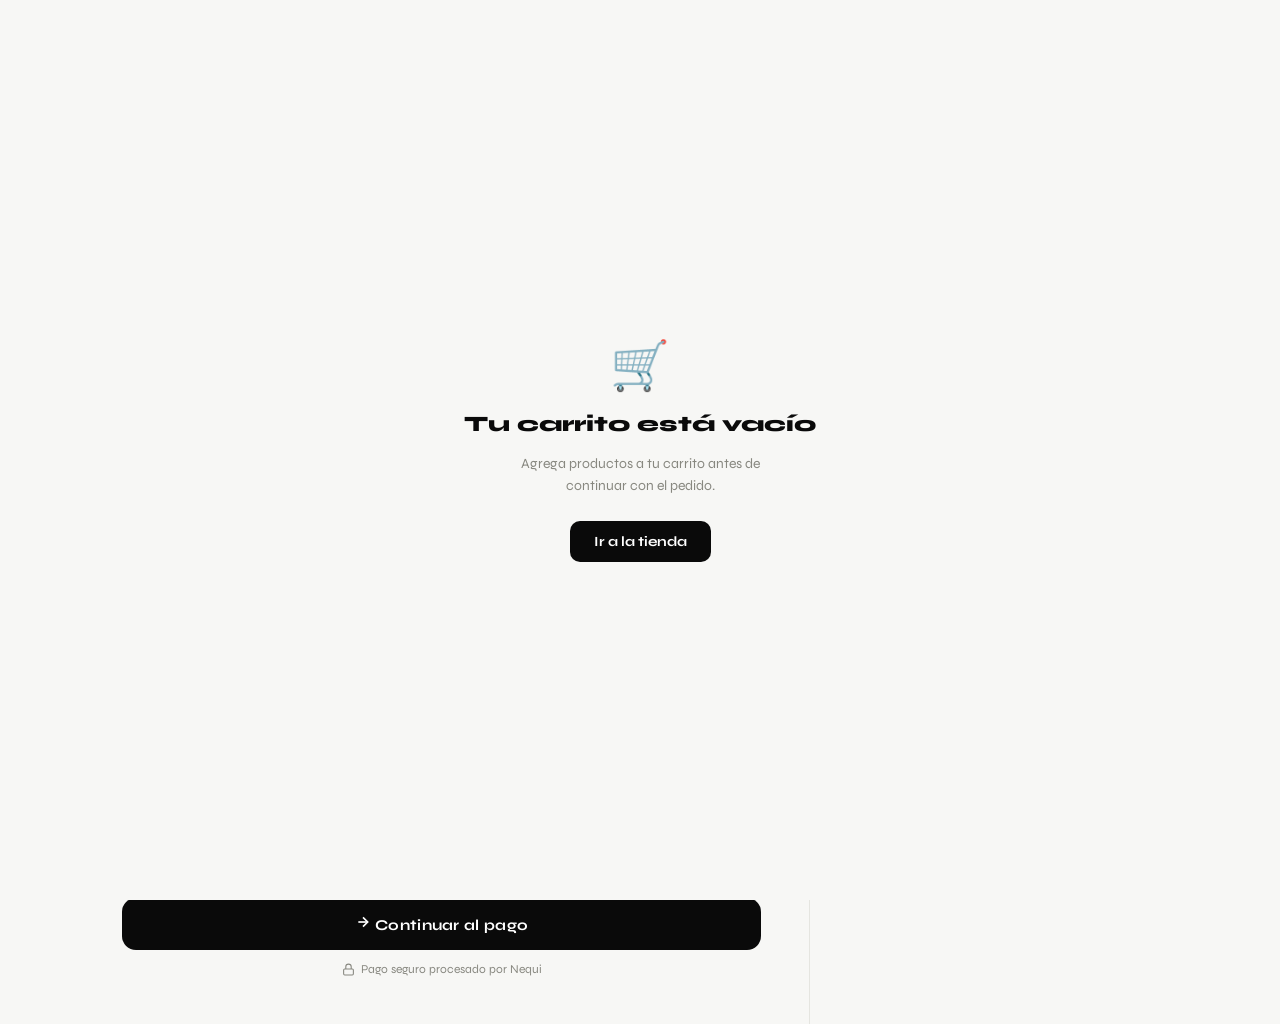
<file: checkout.html>
<!DOCTYPE html>
<html lang="es">
<head>
    <meta charset="UTF-8">
    <meta name="viewport" content="width=device-width, initial-scale=1.0">
    <title>Datos de Entrega </title>
    <link rel="preconnect" href="https://fonts.googleapis.com">
    <link href="https://fonts.googleapis.com/css2?family=Syne:wght@400;600;700;800&family=DM+Mono:wght@400;500&display=swap" rel="stylesheet">
    <style>
        :root {
            --bg: #f7f7f5;
            --surface: #ffffff;
            --border: #e5e5e0;
            --border-focus: #0a0a0a;
            --text: #0a0a0a;
            --muted: #888880;
            --accent: #adff2f;
            --accent-dark: #0a0a0a;
            --error: #dc2626;
            --error-bg: #fef2f2;
            --success: #16a34a;
            --success-bg: #f0fdf4;
            --radius: 14px;
            --radius-sm: 10px;
        }

        * { margin: 0; padding: 0; box-sizing: border-box; }

        body {
            background: var(--bg);
            color: var(--text);
            font-family: 'Syne', sans-serif;
            font-variant-numeric: lining-nums tabular-nums;
            min-height: 100vh;
        }

        /* ── HEADER ── */
        .header {
            background: #0a0a0a;
            padding: 0 2rem;
            height: 58px;
            display: flex;
            align-items: center;
            justify-content: space-between;
            position: sticky;
            top: 0;
            z-index: 100;
        }

        .header-logo {
            font-family: 'DM Mono', monospace;
            font-size: 15px;
            font-weight: 500;
            color: var(--accent);
            letter-spacing: 4px;
            text-decoration: none;
        }

        .header-back {
            display: flex;
            align-items: center;
            gap: 6px;
            color: #666;
            font-size: 13px;
            text-decoration: none;
            transition: color 0.2s;
        }
        .header-back:hover { color: #fff; }
        .header-back svg { width: 14px; height: 14px; }

        /* ── PROGRESS BAR ── */
        .progress-bar {
            height: 3px;
            background: #1a1a1a;
        }
        .progress-fill {
            height: 100%;
            width: 50%;
            background: var(--accent);
            transition: width 0.5s ease;
        }

        /* ── LAYOUT ── */
        .layout {
            display: grid;
            grid-template-columns: 1fr 380px;
            gap: 0;
            max-width: 1100px;
            margin: 0 auto;
            min-height: calc(100vh - 61px);
        }

        /* ── FORM SIDE ── */
        .form-side {
            padding: 3rem 3rem 3rem 2rem;
            border-right: 1px solid var(--border);
        }

        .form-title {
            font-size: 28px;
            font-weight: 800;
            margin-bottom: 4px;
            letter-spacing: -0.5px;
        }

        .form-subtitle {
            color: var(--muted);
            font-size: 14px;
            margin-bottom: 2.5rem;
        }

        /* Steps */
        .steps {
            display: flex;
            gap: 0;
            margin-bottom: 2.5rem;
            border-bottom: 1px solid var(--border);
            padding-bottom: 1.5rem;
        }

        .step {
            display: flex;
            align-items: center;
            gap: 8px;
            font-size: 12px;
            color: var(--muted);
            font-weight: 600;
            letter-spacing: 1px;
        }

        .step.active { color: var(--text); }

        .step-num {
            width: 22px;
            height: 22px;
            border-radius: 50%;
            background: var(--border);
            color: var(--muted);
            display: flex;
            align-items: center;
            justify-content: center;
            font-size: 11px;
            font-weight: 700;
            flex-shrink: 0;
        }

        .step.active .step-num {
            background: #0a0a0a;
            color: #fff;
        }

        .step.done .step-num {
            background: var(--accent);
            color: #000;
        }

        .step-sep {
            flex: 1;
            height: 1px;
            background: var(--border);
            margin: 0 12px;
        }

        /* Form sections */
        .form-section {
            margin-bottom: 2rem;
        }

        .section-label {
            font-size: 10px;
            letter-spacing: 2.5px;
            color: var(--muted);
            font-weight: 600;
            margin-bottom: 1rem;
            text-transform: uppercase;
        }

        .field-grid {
            display: grid;
            grid-template-columns: 1fr 1fr;
            gap: 14px;
        }

        .field-grid.single { grid-template-columns: 1fr; }

        .field {
            display: flex;
            flex-direction: column;
            gap: 6px;
        }

        .field.full { grid-column: 1 / -1; }

        label {
            font-size: 12px;
            font-weight: 600;
            color: #444;
            letter-spacing: 0.3px;
        }

        .input-wrap {
            position: relative;
        }

        .input-icon {
            position: absolute;
            left: 14px;
            top: 50%;
            transform: translateY(-50%);
            color: #bbb;
            pointer-events: none;
            display: flex;
            align-items: center;
        }

        .input-icon svg { width: 15px; height: 15px; }

        input, select, textarea {
            width: 100%;
            padding: 13px 14px 13px 40px;
            background: var(--surface);
            border: 1.5px solid var(--border);
            border-radius: var(--radius-sm);
            color: var(--text);
            font-family: 'Syne', sans-serif;
            font-variant-numeric: lining-nums tabular-nums;
            font-size: 14px;
            outline: none;
            transition: border-color 0.2s, box-shadow 0.2s;
            appearance: none;
        }

        input.no-icon, select.no-icon, textarea.no-icon {
            padding-left: 14px;
        }

        input:focus, select:focus, textarea:focus {
            border-color: var(--border-focus);
            box-shadow: 0 0 0 3px rgba(0,0,0,0.06);
        }

        input.error, select.error, textarea.error {
            border-color: var(--error);
            box-shadow: 0 0 0 3px rgba(220,38,38,0.08);
        }

        input.valid, select.valid, textarea.valid {
            border-color: var(--success);
        }

        textarea {
            resize: vertical;
            min-height: 80px;
            padding-top: 12px;
        }

        select {
            background-image: url("data:image/svg+xml,%3Csvg xmlns='http://www.w3.org/2000/svg' width='12' height='12' viewBox='0 0 24 24' fill='none' stroke='%23888' stroke-width='2'%3E%3Cpolyline points='6 9 12 15 18 9'/%3E%3C/svg%3E");
            background-repeat: no-repeat;
            background-position: right 14px center;
            padding-right: 36px;
        }

        .field-error {
            font-size: 11px;
            color: var(--error);
            display: none;
            margin-top: 2px;
        }

        .field-error.show { display: block; }

        .field-hint {
            font-size: 11px;
            color: var(--muted);
            margin-top: 2px;
        }

        /* Phone prefix */
        .phone-wrap {
            display: flex;
            gap: 8px;
        }

        .phone-prefix {
            width: 80px;
            flex-shrink: 0;
            padding-left: 10px;
            padding-right: 10px;
            text-align: center;
            background: #f0f0ee;
            color: var(--muted);
            font-size: 13px;
            cursor: default;
        }

        .phone-input { flex: 1; }

        /* Doc type selector */
        .doc-wrap {
            display: flex;
            gap: 8px;
        }

        .doc-type {
            width: 90px;
            flex-shrink: 0;
            padding-left: 10px;
            padding-right: 28px;
            font-size: 13px;
        }

        /* Submit */
        .submit-section {
            margin-top: 2rem;
            padding-top: 1.5rem;
            border-top: 1px solid var(--border);
        }

        .submit-btn {
            width: 100%;
            padding: 16px;
            background: #0a0a0a;
            color: #fff;
            border: none;
            border-radius: var(--radius);
            font-family: 'Syne', sans-serif;
            font-size: 15px;
            font-weight: 700;
            cursor: pointer;
            transition: all 0.2s;
            display: flex;
            align-items: center;
            justify-content: center;
            gap: 8px;
            letter-spacing: 0.3px;
        }

        .submit-btn:hover { background: #1a1a1a; transform: translateY(-1px); }
        .submit-btn:active { transform: translateY(0); }
        .submit-btn:disabled { opacity: 0.5; cursor: not-allowed; transform: none; }

        .submit-btn.loading .btn-text { display: none; }
        .submit-btn:not(.loading) .btn-spinner { display: none; }

        .btn-spinner {
            width: 18px;
            height: 18px;
            border: 2px solid rgba(255,255,255,0.3);
            border-top-color: #fff;
            border-radius: 50%;
            animation: spin 0.7s linear infinite;
        }

        @keyframes spin { to { transform: rotate(360deg); } }

        .secure-note {
            display: flex;
            align-items: center;
            justify-content: center;
            gap: 6px;
            margin-top: 12px;
            color: var(--muted);
            font-size: 12px;
        }

        .secure-note svg { width: 13px; height: 13px; }

        /* ── ORDER SIDE ── */
        .order-side {
            padding: 3rem 2rem;
            background: #f0f0ee;
            position: sticky;
            top: 61px;
            height: calc(100vh - 61px);
            overflow-y: auto;
        }

        .order-title {
            font-size: 11px;
            letter-spacing: 2.5px;
            color: var(--muted);
            font-weight: 600;
            margin-bottom: 1.2rem;
            text-transform: uppercase;
        }

        .order-items {
            display: flex;
            flex-direction: column;
            gap: 10px;
            margin-bottom: 1.5rem;
        }

        .order-item {
            background: var(--surface);
            border-radius: var(--radius-sm);
            padding: 12px 14px;
            display: flex;
            align-items: center;
            gap: 12px;
            border: 1px solid var(--border);
        }

        .order-item-qty {
            width: 24px;
            height: 24px;
            background: #0a0a0a;
            color: #fff;
            border-radius: 6px;
            display: flex;
            align-items: center;
            justify-content: center;
            font-size: 11px;
            font-weight: 700;
            flex-shrink: 0;
            font-family: 'DM Mono', monospace;
        }

        .order-item-qty.gift {
            background: var(--accent);
            color: #000;
        }

        .order-item-name {
            flex: 1;
            font-size: 13px;
            font-weight: 600;
            color: var(--text);
        }

        .order-item-price {
            font-size: 13px;
            font-family: 'DM Mono', monospace;
            color: var(--text);
            font-weight: 500;
        }

        .order-item-price.free {
            color: var(--success);
            font-size: 11px;
            font-weight: 700;
        }

        .order-divider {
            height: 1px;
            background: var(--border);
            margin: 1rem 0;
        }

        .order-row {
            display: flex;
            justify-content: space-between;
            align-items: center;
            font-size: 13px;
            margin-bottom: 8px;
        }

        .order-row span:first-child { color: var(--muted); }
        .order-row span:last-child { font-family: 'DM Mono', monospace; font-weight: 500; }

        .order-row.discount span:last-child { color: var(--success); }

        .order-total {
            display: flex;
            justify-content: space-between;
            align-items: center;
            background: #0a0a0a;
            color: #fff;
            border-radius: var(--radius-sm);
            padding: 14px 16px;
            margin-top: 1rem;
        }

        .order-total-label {
            font-size: 13px;
            font-weight: 600;
        }

        .order-total-value {
            font-family: 'DM Mono', monospace;
            font-size: 16px;
            font-weight: 500;
            color: var(--accent);
        }

        .empty-cart {
            text-align: center;
            padding: 3rem 1rem;
            color: var(--muted);
        }

        .empty-cart-icon { font-size: 2.5rem; margin-bottom: 1rem; }
        .empty-cart p { font-size: 14px; margin-bottom: 1rem; }
        .empty-cart a {
            color: var(--text);
            font-weight: 700;
            font-size: 13px;
            text-decoration: none;
            border-bottom: 2px solid var(--accent);
        }

        /* ── TOAST ── */
        .toast {
            position: fixed;
            bottom: 2rem;
            left: 50%;
            transform: translateX(-50%) translateY(20px);
            background: #0a0a0a;
            color: #fff;
            padding: 12px 20px;
            border-radius: 100px;
            font-size: 13px;
            font-weight: 600;
            opacity: 0;
            transition: all 0.3s ease;
            z-index: 9999;
            white-space: nowrap;
            pointer-events: none;
        }

        .toast.show {
            opacity: 1;
            transform: translateX(-50%) translateY(0);
        }

        /* ── NO CART OVERLAY ── */
        .no-cart-overlay {
            display: none;
            position: fixed;
            inset: 0;
            background: var(--bg);
            z-index: 200;
            flex-direction: column;
            align-items: center;
            justify-content: center;
            gap: 1rem;
            text-align: center;
            padding: 2rem;
        }

        .no-cart-overlay.show { display: flex; }
        .no-cart-overlay h2 { font-size: 22px; font-weight: 800; }
        .no-cart-overlay p { color: var(--muted); font-size: 14px; max-width: 300px; line-height: 1.6; }
        .no-cart-overlay a {
            display: inline-block;
            margin-top: 0.5rem;
            background: #0a0a0a;
            color: #fff;
            padding: 12px 24px;
            border-radius: 10px;
            text-decoration: none;
            font-weight: 700;
            font-size: 14px;
        }

        /* ── RESPONSIVE ── */
        @media (max-width: 768px) {
            .layout {
                grid-template-columns: 1fr;
            }

            .order-side {
                position: static;
                height: auto;
                order: -1;
                padding: 1.5rem 1.2rem;
                border-bottom: 1px solid var(--border);
            }

            .form-side {
                padding: 1.5rem 1.2rem;
                border-right: none;
            }

            .field-grid {
                grid-template-columns: 1fr;
            }
        }

        /* ── ANIMATIONS ── */
        @keyframes fadeUp {
            from { opacity: 0; transform: translateY(16px); }
            to   { opacity: 1; transform: translateY(0); }
        }

        .form-section {
            animation: fadeUp 0.4s ease both;
        }

        .form-section:nth-child(1) { animation-delay: 0.05s; }
        .form-section:nth-child(2) { animation-delay: 0.12s; }
        .form-section:nth-child(3) { animation-delay: 0.19s; }
        .form-section:nth-child(4) { animation-delay: 0.26s; }
    </style>
</head>
<body>

<!-- Header -->
<header class="header">
    <a href="https://cxr10s.github.io/tienda/" class="header-logo"></a>
    <a href="https://cxr10s.github.io/tienda/" class="header-back">
        <svg viewBox="0 0 24 24" fill="none" stroke="currentColor" stroke-width="2"><polyline points="15 18 9 12 15 6"/></svg>
        Volver a la tienda
    </a>
</header>
<div class="progress-bar"><div class="progress-fill" id="progress-fill"></div></div>

<!-- No cart overlay -->
<div class="no-cart-overlay" id="no-cart-overlay">
    <div style="font-size:3rem;">🛒</div>
    <h2>Tu carrito está vacío</h2>
    <p>Agrega productos a tu carrito antes de continuar con el pedido.</p>
    <a href="https://cxr10s.github.io/tienda/">Ir a la tienda</a>
</div>

<!-- Main layout -->
<div class="layout">

    <!-- FORM -->
    <div class="form-side">
        <h1 class="form-title">Datos de usuario</h1>
        <p class="form-subtitle">Completa tu información para procesar el pedido</p>

        <!-- Steps -->
        <div class="steps">
            <div class="step active">
                <div class="step-num">1</div>
                <span>TUS DATOS</span>
            </div>
            <div class="step">
                <span></span>
            </div>
            <div class="step-sep"></div>
            <div class="step">
                <div class="step-num">2</div>
                <span>ENTREGA</span>
            </div>    
        </div>

        <form id="checkout-form" novalidate>

            <!-- Sección 1: Identificación -->
            <div class="form-section">
                <div class="section-label">Identificación personal</div>
                <div class="field-grid">
                    <div class="field full">
                        <label for="nombre">Nombre completo *</label>
                        <div class="input-wrap">
                            <span class="input-icon"><svg viewBox="0 0 24 24" fill="none" stroke="currentColor" stroke-width="2"><path d="M20 21v-2a4 4 0 0 0-4-4H8a4 4 0 0 0-4 4v2"/><circle cx="12" cy="7" r="4"/></svg></span>
                            <input type="text" id="nombre" name="nombre" placeholder="Carlos Gonzales" autocomplete="off" inputmode="text">
                        </div>
                        <span class="field-error" id="err-nombre">Ingresas nombre y apellido, minimo 2 palabras</span>
                    </div>

                    <div class="field">
                        <label for="doc-tipo">Tipo de documento *</label>
                        <div class="input-wrap">
                            <select id="doc-tipo" name="doc-tipo" class="no-icon" style="padding-left:14px;">
                                <option value="CC">Cédula de ciudadanía</option>
                                <option value="CE">Cédula de extranjería</option>
                                <option value="PA">Pasaporte</option>
                                <option value="TI">Tarjeta de identidad</option>
                            </select>
                        </div>
                    </div>

                    <div class="field">
                        <label for="documento">Número de documento *</label>
                        <div class="input-wrap">
                            <span class="input-icon"><svg viewBox="0 0 24 24" fill="none" stroke="currentColor" stroke-width="2"><rect x="2" y="5" width="20" height="14" rx="2"/><line x1="2" y1="10" x2="22" y2="10"/></svg></span>
                            <input type="text" id="documento" name="documento" placeholder="1044411110" inputmode="numeric" maxlength="12" minlength="7">
                        </div>
                        <span class="field-error" id="err-documento">Ingresa un número de documento válido</span>
                    </div>
                </div>
            </div>

            <!-- Sección 2: Contacto -->
            <div class="form-section">
                <div class="section-label">Información de contacto</div>
                <div class="field-grid">
                    <div class="field full">
                        <label for="email">Correo electrónico *</label>
                        <div class="input-wrap">
                            <span class="input-icon"><svg viewBox="0 0 24 24" fill="none" stroke="currentColor" stroke-width="2"><path d="M4 4h16c1.1 0 2 .9 2 2v12c0 1.1-.9 2-2 2H4c-1.1 0-2-.9-2-2V6c0-1.1.9-2 2-2z"/><polyline points="22,6 12,13 2,6"/></svg></span>
                            <input type="email" id="email" name="email" placeholder="tucorreo@gmail.com" autocomplete="email" inputmode="email">
                        </div>
                        <span class="field-error" id="err-email">Usa un correo @gmail.com, @hotmail.com o @outlook.com</span>
                    </div>

                    <div class="field full">
                        <label for="telefono">Teléfono celular *</label>
                        <div class="phone-wrap">
                            <input type="text" class="phone-prefix no-icon" value="+57" readonly tabindex="-1">
                            <div class="input-wrap" style="flex:1;">
                                <span class="input-icon"><svg viewBox="0 0 24 24" fill="none" stroke="currentColor" stroke-width="2"><path d="M22 16.92v3a2 2 0 0 1-2.18 2 19.79 19.79 0 0 1-8.63-3.07A19.5 19.5 0 0 1 4.69 12 19.79 19.79 0 0 1 1.61 3.4 2 2 0 0 1 3.6 1.21h3a2 2 0 0 1 2 1.72c.127.96.361 1.903.7 2.81a2 2 0 0 1-.45 2.11L7.91 8.79a16 16 0 0 0 6.29 6.29l.95-.95a2 2 0 0 1 2.11-.45c.907.339 1.85.573 2.81.7A2 2 0 0 1 22 16.92z"/></svg></span>
                                <input type="tel" id="telefono" name="telefono" placeholder="3001234567" inputmode="numeric" maxlength="10" class="phone-input">
                            </div>
                        </div>
                        <span class="field-error" id="err-telefono">El teléfono debe tener exactamente 10 dígitos</span>
                    </div>
                </div>
            </div>

            <!-- Sección 3: Dirección 
            <div class="form-section">
                <div class="section-label">Dirección de entrega</div>
                <div class="field-grid">

                    <div class="field">
                        <label for="departamento">Departamento *</label>
                        <div class="input-wrap">
                            <select id="departamento" name="departamento" class="no-icon" style="padding-left:14px;">
                                <option value="">Selecciona...</option>
                                <option>Amazonas</option><option>Antioquia</option><option>Arauca</option>
                                <option>Atlántico</option><option>Bolívar</option><option>Boyacá</option>
                                <option>Caldas</option><option>Caquetá</option><option>Casanare</option>
                                <option>Cauca</option><option>Cesar</option><option>Chocó</option>
                                <option>Córdoba</option><option>Cundinamarca</option><option>Guainía</option>
                                <option>Guaviare</option><option>Huila</option><option>La Guajira</option>
                                <option>Magdalena</option><option>Meta</option><option>Nariño</option>
                                <option>Norte de Santander</option><option>Putumayo</option><option>Quindío</option>
                                <option>Risaralda</option><option>San Andrés y Providencia</option>
                                <option>Santander</option><option>Sucre</option><option>Tolima</option>
                                <option>Valle del Cauca</option><option>Vaupés</option><option>Vichada</option>
                                <option>Bogotá D.C.</option>
                            </select>
                        </div>
                        <span class="field-error" id="err-departamento">Selecciona un departamento</span>
                    </div>

                    <div class="field">
                        <label for="ciudad">Ciudad / Municipio *</label>
                        <div class="input-wrap">
                            <span class="input-icon"><svg viewBox="0 0 24 24" fill="none" stroke="currentColor" stroke-width="2"><path d="M3 9l9-7 9 7v11a2 2 0 0 1-2 2H5a2 2 0 0 1-2-2z"/><polyline points="9 22 9 12 15 12 15 22"/></svg></span>
                            <input type="text" id="ciudad" name="ciudad" placeholder="Bogotá" autocomplete="address-level2">
                        </div>
                        <span class="field-error" id="err-ciudad">Ingresa tu ciudad</span>
                    </div>

                    <div class="field full">
                        <label for="direccion">Dirección completa *</label>
                        <div class="input-wrap">
                            <span class="input-icon"><svg viewBox="0 0 24 24" fill="none" stroke="currentColor" stroke-width="2"><path d="M21 10c0 7-9 13-9 13s-9-6-9-13a9 9 0 0 1 18 0z"/><circle cx="12" cy="10" r="3"/></svg></span>
                            <input type="text" id="direccion" name="direccion" placeholder="Calle 123 # 45-67, Barrio Centro" autocomplete="street-address">
                        </div>
                        <span class="field-hint">Incluye barrio, apto o interior si aplica</span>
                        <span class="field-error" id="err-direccion">Ingresa una dirección válida</span>
                    </div>
                </div>
            </div>
            -->
            <!-- Sección 4: Notas -->
            <div class="form-section">
                <div class="section-label">Información adicional</div>
                <div class="field-grid single">
                    <div class="field">
                        <label for="notas">Notas para el pedido <span style="color:var(--muted); font-weight:400;">(opcional)</span></label>
                        <div class="input-wrap">
                            <textarea id="notas" name="notas" class="no-icon" placeholder="Ej: Entregar en portería, llamar antes de llegar, color preferido..." style="padding-top:13px; min-height:90px;"></textarea>
                        </div>
                    </div>
                </div>
            </div>

            <!-- Submit -->
            <div class="submit-section">
                <button type="submit" class="submit-btn" id="submit-btn">
                    <span class="btn-text">
                        <svg width="16" height="16" viewBox="0 0 24 24" fill="none" stroke="currentColor" stroke-width="2.5"><path d="M5 12h14"/><path d="m12 5 7 7-7 7"/></svg>
                        Continuar al pago
                    </span>
                    <div class="btn-spinner"></div>
                </button>
                <div class="secure-note">
                    <svg viewBox="0 0 24 24" fill="none" stroke="currentColor" stroke-width="2"><rect x="3" y="11" width="18" height="11" rx="2" ry="2"/><path d="M7 11V7a5 5 0 0 1 10 0v4"/></svg>
                    Pago seguro procesado por Nequi
                </div>
            </div>

        </form>
    </div>

    <!-- ORDER SUMMARY -->
    <div class="order-side">
        <div class="order-title">Tu pedido</div>
        <div class="order-items" id="order-items">
            <div class="empty-cart">
                <div class="empty-cart-icon">🛒</div>
                <p>No hay productos en el carrito</p>
                <a href="https://cxr10s.github.io/tienda/">Ir a la tienda</a>
            </div>
        </div>
        <div id="order-totals" style="display:none;">
            <div class="order-divider"></div>
            <div class="order-row"><span>Subtotal</span><span id="sum-subtotal">$0</span></div>
            <div class="order-row discount" id="sum-discount-row" style="display:none;">
                <span>Descuento</span><span id="sum-discount">-$0</span>
            </div>
            <div class="order-row" id="sum-shipping-row">
                <span>Envío</span><span id="sum-shipping">-</span>
            </div>
            <div class="order-total">
                <span class="order-total-label">Total a pagar</span>
                <span class="order-total-value" id="sum-total">$0</span>
            </div>
        </div>
    </div>

</div>

<!-- Toast -->
<div class="toast" id="toast"></div>

<script>
// =============================================
// CONFIGURACIÓN
// =============================================
// ── CARRITO ──────────────────────────────────────────────────────

const TIENDA_URL = 'https://cxr10s.github.io/tienda/';

// =============================================
// CARRITO — leer desde localStorage
// =============================================
let cart = [];

function loadCart() {
    try {
        const raw = localStorage.getItem('tienda_cart');
        if (raw) cart = JSON.parse(raw);
    } catch(e) { cart = []; }
}

function fmt(n) {
    return '$' + Math.round(Number(n)).toLocaleString('es-CO');
}

function calcDiscount(subtotal) {
    if (subtotal >= 900000) return { pct: 20, amount: Math.round(subtotal * 0.20) };
    if (subtotal >= 600000) return { pct: 15, amount: Math.round(subtotal * 0.15) };
    if (subtotal >= 400000) return { pct: 12, amount: Math.round(subtotal * 0.12) };
    if (subtotal >= 250000) return { pct: 8,  amount: Math.round(subtotal * 0.08) };
    if (subtotal >= 150000) return { pct: 5,  amount: Math.round(subtotal * 0.05) };
    return { pct: 0, amount: 0 };
}

function renderOrder() {
    const container = document.getElementById('order-items');
    const totalsEl  = document.getElementById('order-totals');

    if (!cart.length) {
        container.innerHTML = `
            <div class="empty-cart">
                <div class="empty-cart-icon">🛒</div>
                <p>No hay productos en el carrito</p>
                <a href="${TIENDA_URL}">Ir a la tienda</a>
            </div>`;
        totalsEl.style.display = 'none';
        document.getElementById('no-cart-overlay').classList.add('show');
        return;
    }

    container.innerHTML = cart.map(item => `
        <div class="order-item">
            <div class="order-item-qty ${item.isGift ? 'gift' : ''}">${item.quantity}</div>
            <div class="order-item-name">${item.name}${item.isGift ? ' 🎁' : ''}</div>
            <div class="order-item-price ${item.isGift ? 'free' : ''}">
                ${item.isGift ? 'GRATIS' : fmt(item.price * item.quantity)}
            </div>
        </div>
    `).join('');

    const subtotal = cart.reduce((s, i) => s + (i.isGift ? 0 : i.price * i.quantity), 0);
    const { amount: descuento } = calcDiscount(subtotal);
    const envio = subtotal > 0 && subtotal < 150000 ? 25000 : 0;
    const total = subtotal - descuento;

    document.getElementById('sum-subtotal').textContent = fmt(subtotal);
    document.getElementById('sum-shipping').textContent = "—";

    const discRow = document.getElementById('sum-discount-row');
    if (descuento > 0) {
        discRow.style.display = 'flex';
        document.getElementById('sum-discount').textContent = '-' + fmt(descuento);
    } else {
        discRow.style.display = 'none';
    }

    document.getElementById('sum-total').textContent = fmt(total);
    totalsEl.style.display = 'block';
}

// =============================================
// VALIDACIONES
// =============================================
function validateNombre(v) { return /^[A-Za-zÁáÉéÍíÓóÚúÑñ\s]{3,}$/.test(v.trim()) && v.trim().split(/\s+/).length >= 2; }
function validateDoc(v)    { return /^[0-9A-Za-z]{7,12}$/.test(v.trim()); }
function validateEmail(v)  { return /^[a-z0-9._%+-]+@(gmail\.com|hotmail\.com|outlook\.com)$/i.test(v.trim()); }
function validatePhone(v)  { return /^[0-9]{10}$/.test(v.trim()); }
function validateCiudad(v) { return v.trim().length >= 2; }
function validateDir(v)    { return v.trim().length >= 8; }
function validateDepto(v)  { return v !== ''; }

const validations = [
    { id: 'nombre',       fn: validateNombre, err: 'err-nombre'      },
    { id: 'documento',    fn: validateDoc,    err: 'err-documento'   },
    { id: 'email',        fn: validateEmail,  err: 'err-email'       },
    { id: 'telefono',     fn: validatePhone,  err: 'err-telefono'    }
];

function validateField(item) {
    const el  = document.getElementById(item.id);
    const err = document.getElementById(item.err);
    const ok  = item.fn(el.value);
    el.classList.toggle('error', !ok);
    el.classList.toggle('valid',  ok);
    if (err) err.classList.toggle('show', !ok);
    return ok;
}

function validateAll() {
    return validations.map(validateField).every(Boolean);
}

// Live validation on blur
validations.forEach(item => {
    const el = document.getElementById(item.id);
    if (!el) return;
    el.addEventListener('blur',  () => { if (el.value) validateField(item); });
    el.addEventListener('input', () => { if (el.classList.contains('error')) validateField(item); });
});

// Only digits for phone and document
document.getElementById('telefono').addEventListener('input', function() {
    this.value = this.value.replace(/\D/g, '');
});
document.getElementById('documento').addEventListener('input', function() {
    this.value = this.value.replace(/[^0-9A-Za-z]/g, '');
});

// Capitalize nombre
document.getElementById('nombre').addEventListener('blur', function() {
    this.value = this.value.trim().split(' ').filter(Boolean)
        .map(w => w.charAt(0).toUpperCase() + w.slice(1).toLowerCase()).join(' ');
});

// =============================================
// PROGRESS BAR on scroll
// =============================================
window.addEventListener('scroll', () => {
    const el   = document.documentElement;
    const pct  = (el.scrollTop / (el.scrollHeight - el.clientHeight)) * 50 + 50;
    document.getElementById('progress-fill').style.width = Math.min(pct, 95) + '%';
}, { passive: true });

// =============================================
// TOAST
// =============================================
function showToast(msg, duration = 3000) {
    const t = document.getElementById('toast');
    t.textContent = msg;
    t.classList.add('show');
    setTimeout(() => t.classList.remove('show'), duration);
}

// =============================================
// PREFILL desde sessionStorage (si viene de Firebase)
// =============================================
function prefillFromSession() {
    try {
        const user = JSON.parse(sessionStorage.getItem('store_user') || 'null');
        if (!user) return;
        if (user.email) {
            const el = document.getElementById('email');
            el.value = user.email;
            el.setAttribute('readonly', true);
            el.style.background = '#f5f5f3';
            el.title = 'Correo de tu cuenta Google';
        }
    } catch(e) {}
}

// =============================================
// SUBMIT
// =============================================
document.getElementById('checkout-form').addEventListener('submit', async function(e) {
    e.preventDefault();

    if (!validateAll()) {
        showToast('⚠️ Revisa los campos marcados en rojo');
        const firstErr = document.querySelector('input.error, select.error, textarea.error');
        if (firstErr) firstErr.scrollIntoView({ behavior: 'smooth', block: 'center' });
        return;
    }

    if (!cart.length) {
        showToast('Tu carrito está vacío');
        return;
    }

    const btn = document.getElementById('submit-btn');
    btn.disabled = true;
    btn.classList.add('loading');

    const nombre    = document.getElementById('nombre').value.trim();
    const docTipo   = document.getElementById('doc-tipo').value;
    const documento = document.getElementById('documento').value.trim();
    const email     = document.getElementById('email').value.trim().toLowerCase();
    const telefono  = document.getElementById('telefono').value.trim();
    const notas     = document.getElementById('notas').value.trim();

    const subtotal = cart.reduce((s, i) => s + (i.isGift ? 0 : i.price * i.quantity), 0);
    const { amount: descuento } = calcDiscount(subtotal);
    const envio = subtotal > 0 && subtotal < 150000 ? 25000 : 0;
    const total = subtotal - descuento ;

    const pedido = {
        nombre,
        email,
        telefono,
        notas: notas || null,
        documento: `${docTipo} ${documento}`,
        productos: cart.map(i => ({
            id: i.id, name: i.name, price: i.price,
            quantity: i.quantity, isGift: i.isGift || false
        })),
        subtotal, descuento, envio: 0, total,
        estado: 'pendiente', estado_pago: 'pendiente'
    };

    try {
        // Solo sessionStorage — Supabase se escribe en pago-nequi.html al confirmar
        sessionStorage.setItem('store_pedido', JSON.stringify(pedido));

        // Progreso al 75%
        document.getElementById('progress-fill').style.width = '75%';

        // Ir a la página de pago Nequi
        window.location.href = 'https://cxr10s.github.io/tienda/pago-nequi.html';

    } catch(err) {
        console.error(err);
        showToast('❌ Error al procesar. Intenta de nuevo.');
        btn.disabled = false;
        btn.classList.remove('loading');
    }
});

// =============================================
// ALERTA FACTURA
// =============================================
function fmt(n) {
    return Math.round(Number(n)).toLocaleString('es-CO');
}

async function generarFacturaPDF(pedido) {
    // 1. Carga de librería (Lógica del primer código)
    if (!window.jspdf) {
        await new Promise((resolve, reject) => {
            const script = document.createElement('script');
            script.src = 'https://cdnjs.cloudflare.com/ajax/libs/jspdf/2.5.1/jspdf.umd.min.js';
            script.onload = resolve;
            script.onerror = reject;
            document.head.appendChild(script);
        });
    }

    const { jsPDF } = window.jspdf;
    const doc = new jsPDF({ unit: 'mm', format: 'a4' });

    const W = 210; 
    const margin = 20;
    let y = 0;

    // ── Paleta de Colores (Diseño Premium) ────────
    const accent     = [63, 81, 181]; // Indigo
    const dark       = [30, 30, 30];
    const lightGray  = [245, 247, 250];
    const textGray   = [100, 100, 100];
    const white      = [255, 255, 255];

    // ── Header con Nuevo Branding ────────────────
    doc.setFillColor(...dark);
    doc.rect(0, 0, W, 60, 'F'); 

    y = 25;
    doc.setTextColor(...white);
    doc.setFont('helvetica', 'bold');
    doc.setFontSize(26);
    doc.text('Shop', margin, y); // Nombre actualizado

    doc.setFontSize(10);
    doc.setFont('helvetica', 'normal');
    doc.setTextColor(200, 200, 200);
    doc.text('Alta Calidad', margin, y + 8); // Slogan actualizado

    // Badge de ID
    doc.setFillColor(...accent);
    doc.roundedRect(W - margin - 50, y - 10, 50, 25, 3, 3, 'F');
    doc.setTextColor(...white);
    doc.setFontSize(9);
    doc.text('DETALLE DEL PEDIDO', W - margin - 25, y - 2, { align: 'center' });
    doc.setFontSize(12);
    const idCorto = (pedido.id || '000000').substring(0, 8).toUpperCase();
    doc.text(`#${idCorto}`, W - margin - 25, y + 6, { align: 'center' });

    y = 75;

    // ── Bloque de Información ────────────────────
    doc.setTextColor(...dark);
    doc.setFont('helvetica', 'bold');
    doc.setFontSize(10);
    doc.text('ENVIAR A:', margin, y);
    doc.text('FECHA Y HORA:', W/2 + 10, y);

    y += 6;
    doc.setFont('helvetica', 'normal');
    doc.setTextColor(...textGray);
    doc.setFontSize(9);
    
    const infoCliente = [
        pedido.nombre || 'N/A',
        pedido.direccion || 'N/A',
        `Tel: ${pedido.telefono || 'N/A'}`,
        pedido.email || ''
    ];
    doc.text(infoCliente, margin, y + 2);

     // Formateo de Fecha y Hora
    const fechaObj = pedido.created_at ? new Date(pedido.created_at) : new Date();
    const fecha = fechaObj.toLocaleDateString('es-CO', { day: '2-digit', month: 'long', year: 'numeric' });
    const hora = fechaObj.toLocaleTimeString('es-CO', { 
        hour: '2-digit', 
        minute: '2-digit', 
        hour12: true 
    }).toUpperCase();
    
    doc.text(`${fecha}`, W/2 + 10, y + 2);
    doc.setFont('helvetica', 'bold');
    doc.text(`Hora: ${hora}`, W/2 + 10, y + 7);

    y += 35;

    // ── Tabla de Productos ────────────────────────
    doc.setFillColor(...lightGray);
    doc.roundedRect(margin, y, W - (margin * 2), 10, 2, 2, 'F');
    
    doc.setFont('helvetica', 'bold');
    doc.setTextColor(...dark);
    doc.text('PRODUCTO', margin + 5, y + 6.5);
    doc.text('CANT.', W - 70, y + 6.5, { align: 'right' });
    doc.text('TOTAL', W - margin - 5, y + 6.5, { align: 'right' });

    y += 15;

    const productos = Array.isArray(pedido.productos) ? pedido.productos : [];
    productos.forEach((prod) => {
        doc.setFont('helvetica', 'bold');
        doc.setTextColor(...dark);
        doc.text((prod.name || 'Producto').toUpperCase(), margin + 5, y);
        
        doc.setFont('helvetica', 'normal');
        doc.setTextColor(...textGray);
        doc.text(`${prod.quantity} x $${fmt(prod.price)}`, margin + 5, y + 5);

        doc.setTextColor(...dark);
        const totalProd = prod.isGift ? 'GRATIS' : `$${fmt(prod.price * prod.quantity)}`;
        doc.text(totalProd, W - margin - 5, y + 2.5, { align: 'right' });

        y += 12;
        doc.setDrawColor(230, 230, 230);
        doc.line(margin + 5, y - 2, W - margin - 5, y - 2);
        y += 5;

        // Evitar que el contenido se salga de la página
        if (y > 250) {
            doc.addPage();
            y = 20;
        }
    });

    // ── Resumen de Totales ────────────────────────
    if (y > 230) { doc.addPage(); y = 20; }
    
    y += 5;
    const boxW = 80;
    const boxX = W - margin - boxW;
    
    doc.setFillColor(...lightGray);
    doc.roundedRect(boxX, y, boxW, 35, 3, 3, 'F');

    let rowY = y + 8;
    const drawRow = (label, value, isTotal = false) => {
        doc.setFont('helvetica', isTotal ? 'bold' : 'normal');
        doc.setFontSize(isTotal ? 12 : 9);
        doc.setTextColor(...(isTotal ? accent : textGray));
        
        doc.text(label, boxX + 5, rowY);
        doc.text(value, W - margin - 5, rowY, { align: 'right' });
        rowY += 8;
    };

    drawRow('Subtotal', `$${fmt(pedido.subtotal || 0)}`);
    drawRow('Envío', (pedido.envio > 0) ? `$${fmt(pedido.envio)}` : 'Gratis');
    doc.setDrawColor(200, 200, 200);
    doc.line(boxX + 5, rowY - 4, W - margin - 5, rowY - 4);
    drawRow('TOTAL COP', `$${fmt(pedido.total || 0)}`, true);

    // ── Pie de página ─────────────────────────────
    y = 275; // Posición fija al final de la hoja A4
    doc.setFont('helvetica', 'italic');
    doc.setFontSize(10);
    doc.setTextColor(...accent);
    doc.text('¡Gracias por elegirnos!', W / 2, y, { align: 'center' });
    
    doc.setFont('helvetica', 'normal');
    doc.setFontSize(8);
    doc.setTextColor(...textGray);
    doc.text('Si te gusta lo que recibes, etiquétanos en Instagram: @tienda_deportiva912', W / 2, y + 6, { align: 'center' });

    // Barra decorativa final
    doc.setFillColor(...accent);
    doc.rect(0, 287, W, 10, 'F'); 

    doc.save(`Factura-${idCorto}-Shop.pdf`);
}

/*async function redirigirAWompi(pedido) {
    const totalCentavos = Math.round(pedido.total * 100);
    const cadena = `${pedido.id}${totalCentavos}COP${WOMPI_INTEGRITY_SECRET}`;
    const encoder = new TextEncoder();
    const hashBuffer = await crypto.subtle.digest('SHA-256', encoder.encode(cadena));
    const signature = Array.from(new Uint8Array(hashBuffer)).map(b=>b.toString(16).padStart(2,'0')).join('');

    const params = new URLSearchParams({
        'public-key':              WOMPI_PUBLIC_KEY,
        'currency':                'COP',
        'amount-in-cents':         totalCentavos,
        'reference':               pedido.id,
        'redirect-url':            'https://cxr10s.github.io/tienda/pago-resultado.html',
        'signature:integrity':     signature,
        'customer-data:email':     pedido.email,
        'customer-data:full-name': pedido.nombre,
        'customer-data:phone-number': pedido.telefono,
    });

    window.location.href = `${WOMPI_CHECKOUT_URL}?${params.toString()}`;
}
*/
// =============================================
// INIT
// =============================================
loadCart();
renderOrder();
prefillFromSession();
</script>

</body>
</html>
</file>
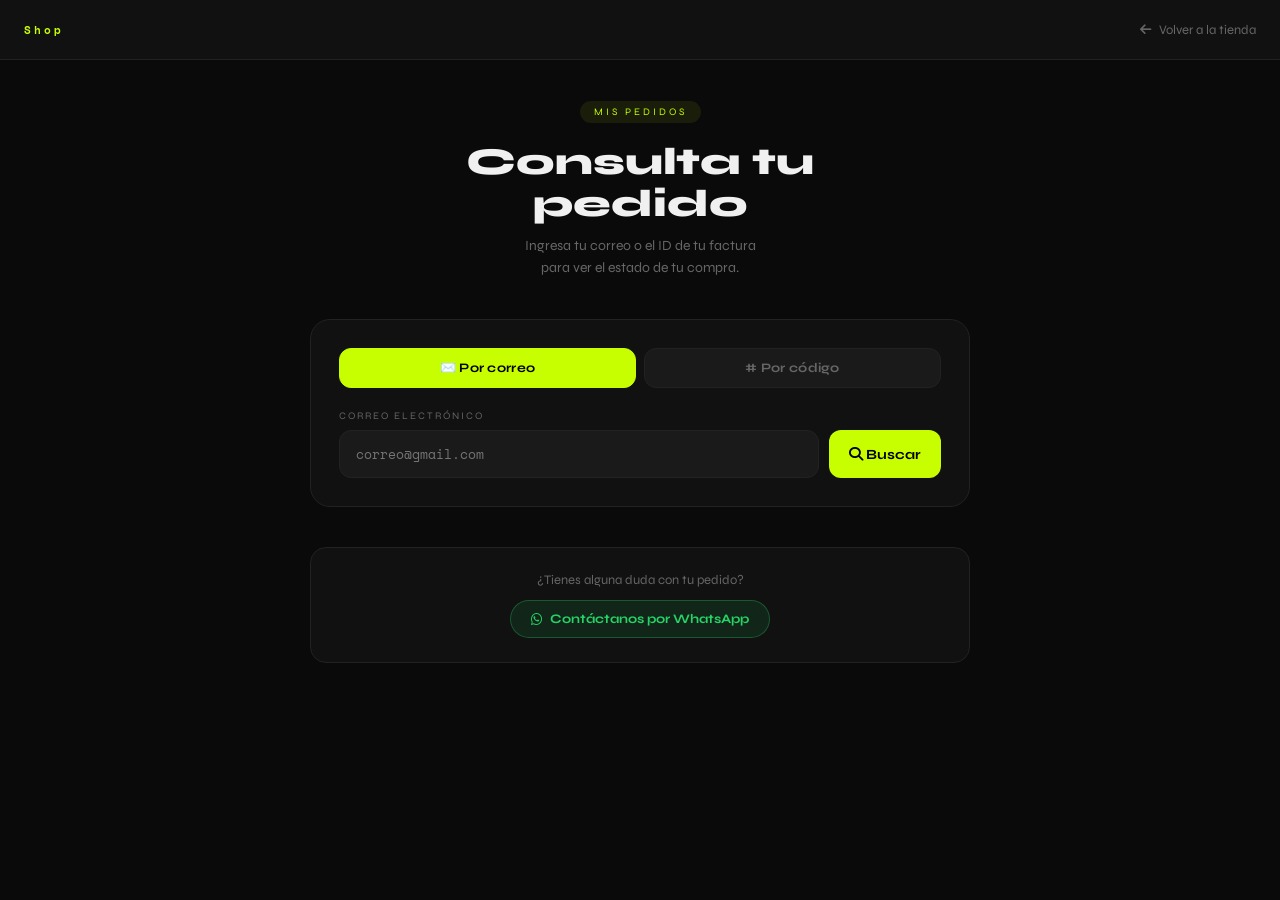
<file: mis-pedidos.html>
<!DOCTYPE html>
<html lang="es">
<head>
    <meta charset="UTF-8">
    <meta name="viewport" content="width=device-width, initial-scale=1.0">
    <title>Mis Pedidos </title>
    <link rel="icon" type="image/svg+xml" href="icon-mis-pedidos.svg">
    <link rel="apple-touch-icon" href="icon-mis-pedidos.svg">
    <link rel="stylesheet" href="https://cdnjs.cloudflare.com/ajax/libs/font-awesome/6.4.2/css/all.min.css">
    <style>
        @import url('https://fonts.googleapis.com/css2?family=Space+Mono:wght@400;700&family=Syne:wght@400;600;700;800&display=swap');

        :root {
            --bg: #0a0a0a;
            --surface: #111;
            --surface2: #1a1a1a;
            --border: #222;
            --accent: #c8ff00;
            --text: #f0f0f0;
            --muted: #666;
            --pendiente: #f59e0b;
            --enviado: #3b82f6;
            --entregado: #22c55e;
            --cancelado: #ef4444;
        }

        * { margin: 0; padding: 0; box-sizing: border-box; }

        body {
            background: var(--bg);
            color: var(--text);
            font-family: 'Syne', sans-serif;
            min-height: 100vh;
            font-variant-numeric: lining-nums tabular-nums;
        }

        /* ── HEADER ── */
        .header {
            background: var(--surface);
            border-bottom: 1px solid var(--border);
            padding: 0 24px;
            height: 60px;
            display: flex;
            align-items: center;
            justify-content: space-between;
            position: sticky;
            top: 0;
            z-index: 100;
        }

        .header-logo {
            font-size: 11px;
            font-family: 'Space Mono', monospace;
            color: var(--accent);
            letter-spacing: 3px;
            text-decoration: none;
            font-weight: 700;
        }

        .header-back {
            display: flex;
            align-items: center;
            gap: 8px;
            color: var(--muted);
            font-size: 13px;
            text-decoration: none;
            transition: color 0.2s;
        }
        .header-back:hover { color: var(--accent); }

        /* ── MAIN ── */
        .main {
            max-width: 700px;
            margin: 0 auto;
            padding: 40px 20px 80px;
        }

        /* ── SEARCH HERO ── */
        #buscar-screen { display: block; }

        .search-hero {
            text-align: center;
            margin-bottom: 40px;
        }

        .search-tag {
            display: inline-block;
            font-size: 10px;
            letter-spacing: 3px;
            color: var(--accent);
            background: rgba(200,255,0,0.08);
            padding: 5px 14px;
            border-radius: 100px;
            margin-bottom: 18px;
        }

        .search-hero h1 {
            font-size: 38px;
            font-weight: 800;
            line-height: 1.1;
            margin-bottom: 10px;
        }

        .search-hero p {
            color: var(--muted);
            font-size: 14px;
            line-height: 1.6;
        }

        .search-box {
            background: var(--surface);
            border: 1px solid var(--border);
            border-radius: 20px;
            padding: 28px;
        }

        .search-label {
            font-size: 10px;
            letter-spacing: 2px;
            color: var(--muted);
            margin-bottom: 8px;
            display: block;
        }

        .search-input-wrap {
            display: flex;
            gap: 10px;
        }

        .email-input {
            flex: 1;
            padding: 13px 16px;
            background: var(--surface2);
            border: 1px solid var(--border);
            border-radius: 12px;
            color: var(--text);
            font-family: 'Space Mono', monospace;
            font-size: 13px;
            outline: none;
            transition: border 0.2s;
            min-width: 0;
        }

        .email-input:focus { border-color: var(--accent); }

        .buscar-btn {
            padding: 13px 20px;
            background: var(--accent);
            color: #000;
            border: none;
            border-radius: 12px;
            font-family: 'Syne', sans-serif;
            font-size: 14px;
            font-weight: 700;
            cursor: pointer;
            transition: opacity 0.2s;
            white-space: nowrap;
            flex-shrink: 0;
        }

        .buscar-btn:hover { opacity: 0.85; }
        .buscar-btn:disabled { opacity: 0.5; cursor: not-allowed; }

        .buscar-btn-dark {
            background: var(--surface2);
            color: var(--text);
            border: 1px solid var(--border);
        }
        .buscar-btn-dark:hover { background: #222; }

        /* ── SEARCH TABS ── */
        .search-tabs {
            display: flex;
            gap: 8px;
            margin-bottom: 22px;
        }
        .search-tab {
            flex: 1;
            padding: 11px 14px;
            background: var(--surface2);
            border: 1px solid var(--border);
            border-radius: 12px;
            color: var(--muted);
            font-family: 'Syne', sans-serif;
            font-size: 13px;
            font-weight: 700;
            cursor: pointer;
            transition: all 0.2s;
            letter-spacing: 0.3px;
        }
        .search-tab:hover { color: var(--text); border-color: #444; }
        .search-tab.active {
            background: var(--accent);
            color: #000;
            border-color: var(--accent);
        }
        .search-panel { animation: panelIn 0.2s ease; }
        @keyframes panelIn { from { opacity:0; transform:translateY(6px); } to { opacity:1; transform:translateY(0); } }

        .search-error {
            color: #ef4444;
            font-size: 12px;
            margin-top: 10px;
            display: none;
            padding: 8px 12px;
            background: rgba(239,68,68,0.08);
            border-radius: 8px;
            border: 1px solid rgba(239,68,68,0.2);
        }

        /* ── RESULTADOS ── */
        #resultados-screen { display: none; }

        .resultados-header {
            display: flex;
            align-items: flex-start;
            justify-content: space-between;
            margin-bottom: 24px;
            gap: 12px;
        }

        .resultados-title { font-size: 20px; font-weight: 800; }

        .resultados-email {
            font-size: 12px;
            color: var(--muted);
            margin-top: 3px;
            font-family: 'Space Mono', monospace;
        }

        .resultados-actions {
            display: flex;
            gap: 8px;
            flex-shrink: 0;
        }

        .volver-btn {
            padding: 8px 14px;
            background: transparent;
            border: 1px solid var(--border);
            border-radius: 8px;
            color: var(--muted);
            font-family: 'Syne', sans-serif;
            font-size: 12px;
            cursor: pointer;
            transition: all 0.2s;
            white-space: nowrap;
        }
        .volver-btn:hover { border-color: var(--accent); color: var(--accent); }

        /* ── PEDIDO CARD ── */
        .pedido-card {
            background: var(--surface);
            border: 1px solid var(--border);
            border-radius: 16px;
            margin-bottom: 14px;
            overflow: hidden;
            transition: border-color 0.2s;
        }

        .pedido-card:hover { border-color: #2e2e2e; }

        .pedido-card-header {
            padding: 18px 20px;
            display: flex;
            align-items: center;
            justify-content: space-between;
            cursor: pointer;
            gap: 12px;
            user-select: none;
        }

        .pedido-card-left { flex: 1; min-width: 0; }

        .pedido-num {
            font-family: 'Space Mono', monospace;
            font-size: 10px;
            color: var(--muted);
            margin-bottom: 3px;
        }

        .pedido-fecha { font-size: 12px; color: var(--muted); }

        .pedido-total {
            font-family: 'Syne', sans-serif;
            font-size: 15px;
            font-weight: 700;
            color: var(--accent);
            white-space: nowrap;
            margin-right: 10px;
        }

        .badge {
            display: inline-flex;
            align-items: center;
            padding: 5px 12px;
            border-radius: 100px;
            font-size: 10px;
            font-weight: 700;
            letter-spacing: 1px;
            white-space: nowrap;
            flex-shrink: 0;
        }

        .badge-pendiente { background: rgba(245,158,11,0.15); color: var(--pendiente); }
        .badge-enviado   { background: rgba(59,130,246,0.15); color: var(--enviado); }
        .badge-entregado { background: rgba(34,197,94,0.15);  color: var(--entregado); }
        .badge-cancelado { background: rgba(239,68,68,0.15);  color: var(--cancelado); }
        .badge-pagado    { background: rgba(34,197,94,0.15);  color: #22c55e; }

        .pedido-chevron {
            color: var(--muted);
            transition: transform 0.3s;
            font-size: 12px;
            flex-shrink: 0;
        }
        .pedido-card.open .pedido-chevron { transform: rotate(180deg); }

        .pedido-card-body {
            display: none;
            border-top: 1px solid var(--border);
            padding: 22px 20px;
        }
        .pedido-card.open .pedido-card-body { display: block; }

        /* ── BANNER PAGO ── */
        .pago-banner {
            display: flex;
            align-items: center;
            gap: 10px;
            padding: 12px 16px;
            border-radius: 12px;
            font-size: 13px;
            font-weight: 700;
            margin-bottom: 22px;
        }
        .pago-banner-pagado   { background: rgba(34,197,94,0.08);  color: #22c55e; border: 1px solid rgba(34,197,94,0.2); }
        .pago-banner-pendiente{ background: rgba(245,158,11,0.08); color: #f59e0b; border: 1px solid rgba(245,158,11,0.2); }
        .pago-banner-error    { background: rgba(239,68,68,0.08);  color: #ef4444; border: 1px solid rgba(239,68,68,0.2); }
        .pago-banner-icon     { font-size: 18px; }
        .pago-banner-text     { flex: 1; }
        .pago-banner-sub      { font-size: 11px; font-weight: 400; opacity: 0.8; margin-top: 2px; }

        /* ── TIMELINE ── */
        .estado-timeline {
            display: flex;
            align-items: center;
            margin-bottom: 28px;
        }

        .timeline-step {
            flex: 1;
            text-align: center;
            position: relative;
        }

        .timeline-step:not(:last-child)::after {
            content: '';
            position: absolute;
            top: 15px;
            left: 50%;
            width: 100%;
            height: 2px;
            background: var(--border);
            z-index: 0;
        }
        .timeline-step.done:not(:last-child)::after { background: var(--accent); }

        .timeline-dot {
            width: 30px;
            height: 30px;
            border-radius: 50%;
            background: var(--surface2);
            border: 2px solid var(--border);
            display: flex;
            align-items: center;
            justify-content: center;
            margin: 0 auto 6px;
            font-size: 12px;
            position: relative;
            z-index: 1;
        }
        .timeline-step.done .timeline-dot    { background: var(--accent); border-color: var(--accent); color: #000; }
        .timeline-step.current .timeline-dot { border-color: var(--accent); color: var(--accent); }

        .timeline-label {
            font-size: 9px;
            letter-spacing: 1px;
            color: var(--muted);
        }
        .timeline-step.done .timeline-label,
        .timeline-step.current .timeline-label { color: var(--text); font-weight: 700; }

        /* ── PRODUCTOS ── */
        .productos-title {
            font-size: 10px;
            letter-spacing: 2px;
            color: var(--muted);
            margin-bottom: 10px;
        }

        .producto-row {
            display: flex;
            justify-content: space-between;
            align-items: center;
            padding: 10px 14px;
            background: var(--surface2);
            border-radius: 10px;
            margin-bottom: 6px;
        }
        .producto-name { font-size: 13px; font-weight: 600; }
        .producto-qty  { font-size: 11px; color: var(--muted); margin-top: 2px; }
        .producto-price { font-size: 13px; color: var(--accent); font-weight: 700; }

        /* ── TOTALES ── */
        .pedido-totales {
            border-top: 1px solid var(--border);
            padding-top: 14px;
            margin-top: 10px;
            margin-bottom: 16px;
        }
        .total-row {
            display: flex;
            justify-content: space-between;
            font-size: 13px;
            margin-bottom: 7px;
            color: var(--muted);
        }
        .total-row.final {
            font-size: 15px;
            font-weight: 800;
            color: var(--accent);
            margin-top: 8px;
            padding-top: 8px;
            border-top: 1px solid var(--border);
        }

        /* ── ACCIONES PEDIDO ── */
        .pedido-acciones {
            display: grid;
            grid-template-columns: 1fr 1fr;
            gap: 8px;
            margin-top: 4px;
        }

        .accion-btn {
            display: flex;
            align-items: center;
            justify-content: center;
            gap: 8px;
            padding: 11px 14px;
            border-radius: 12px;
            font-family: 'Syne', sans-serif;
            font-size: 13px;
            font-weight: 700;
            cursor: pointer;
            text-decoration: none;
            transition: all 0.2s;
            border: none;
            text-align: center;
        }

        .accion-factura {
            background: var(--surface2);
            border: 1px solid var(--border);
            color: var(--text);
        }
        .accion-factura:hover { border-color: var(--accent); color: var(--accent); }

        .accion-whatsapp {
            background: rgba(37,211,102,0.1);
            border: 1px solid rgba(37,211,102,0.3);
            color: #25d366;
        }
        .accion-whatsapp:hover { background: rgba(37,211,102,0.2); }

        /* ── PAGO PENDIENTE CTA ── */
        .pago-cta {
            background: rgba(245,158,11,0.06);
            border: 1px solid rgba(245,158,11,0.2);
            border-radius: 12px;
            padding: 14px 16px;
            margin-bottom: 16px;
            display: flex;
            align-items: center;
            gap: 12px;
        }
        .pago-cta-icon { font-size: 22px; }
        .pago-cta-text { flex: 1; }
        .pago-cta-title { font-size: 13px; font-weight: 700; color: #f59e0b; }
        .pago-cta-sub   { font-size: 11px; color: var(--muted); margin-top: 2px; line-height: 1.4; }
        .pago-cta-btn {
            padding: 8px 14px;
            background: #f59e0b;
            color: #000;
            border: none;
            border-radius: 8px;
            font-family: 'Syne', sans-serif;
            font-size: 12px;
            font-weight: 700;
            cursor: pointer;
            white-space: nowrap;
            flex-shrink: 0;
            text-decoration: none;
            display: inline-block;
        }

        /* ── LOADING / EMPTY ── */
        .loading-msg {
            text-align: center;
            padding: 48px;
            color: var(--muted);
            font-family: 'Space Mono', monospace;
            font-size: 12px;
        }

        .empty-msg {
            text-align: center;
            padding: 48px 24px;
            color: var(--muted);
        }
        .empty-msg i { font-size: 42px; margin-bottom: 14px; opacity: 0.15; display: block; }
        .empty-msg p { font-size: 14px; line-height: 1.6; }

        /* ── AYUDA FOOTER ── */
        .ayuda-footer {
            text-align: center;
            margin-top: 40px;
            padding: 24px;
            background: var(--surface);
            border: 1px solid var(--border);
            border-radius: 16px;
        }
        .ayuda-footer p { font-size: 13px; color: var(--muted); margin-bottom: 12px; }
        .ayuda-footer a {
            display: inline-flex;
            align-items: center;
            gap: 8px;
            padding: 10px 20px;
            background: rgba(37,211,102,0.1);
            border: 1px solid rgba(37,211,102,0.3);
            border-radius: 100px;
            color: #25d366;
            text-decoration: none;
            font-size: 13px;
            font-weight: 700;
            transition: background 0.2s;
        }
        .ayuda-footer a:hover { background: rgba(37,211,102,0.2); }

        /* ── RESPONSIVE ── */
        @media (max-width: 600px) {
            .search-input-wrap { flex-direction: column; }
            .buscar-btn { width: 100%; }
            .search-hero h1 { font-size: 28px; }
            .pedido-card-header { flex-wrap: wrap; }
            .pedido-total { order: -1; width: 100%; margin-bottom: 6px; margin-right: 0; }
            .timeline-label { font-size: 8px; }
            .pedido-acciones { grid-template-columns: 1fr; }
            .resultados-header { flex-direction: column; }
            .resultados-actions { width: 100%; }
            .volver-btn { flex: 1; text-align: center; }
            .pago-cta { flex-direction: column; text-align: center; }
            .main { padding: 24px 16px 60px; }
        }
    </style>
</head>
<body>

<div class="header">
    <a href="https://cxr10s.github.io/tienda" class="header-logo">Shop</a>
    <a href="https://cxr10s.github.io/tienda" class="header-back">
        <i href="https://cxr10s.github.io/tienda" class="fa-solid fa-arrow-left"></i> Volver a la tienda
    </a>
</div>

<div class="main">

    <!-- PANTALLA BUSCAR -->
    <div id="buscar-screen">
        <div class="search-hero">
            <div class="search-tag">MIS PEDIDOS</div>
            <h1>Consulta tu<br>pedido</h1>
            <p>Ingresa tu correo o el ID de tu factura<br>para ver el estado de tu compra.</p>
        </div>

        <div class="search-box">
            <!-- Tabs selector -->
            <div class="search-tabs">
                <button class="search-tab active" id="tab-email" onclick="switchSearchTab('email')">
                    ✉️ Por correo
                </button>
                <button class="search-tab" id="tab-id" onclick="switchSearchTab('id')">
                    # Por código
                </button>
            </div>

            <!-- Panel: Correo -->
            <div id="panel-email" class="search-panel">
                <label class="search-label">CORREO ELECTRÓNICO</label>
                <div class="search-input-wrap">
                    <input
                        class="email-input"
                        type="email"
                        id="email-input"
                        placeholder="correo@gmail.com"
                        autocomplete="email"
                        onkeydown="if(event.key==='Enter') buscarPedidos()">
                    <button class="buscar-btn" id="btn-email" onclick="buscarPedidos()">
                        <i class="fa-solid fa-magnifying-glass"></i> Buscar
                    </button>
                </div>
            </div>

            <!-- Panel: Código ID -->
            <div id="panel-id" class="search-panel" style="display:none;">
                <label class="search-label">ID DEL PEDIDO <span style="color:#555; font-weight:400;">(lo encuentras en tu factura)</span></label>
                <div class="search-input-wrap">
                    <input
                        class="email-input"
                        type="text"
                        id="id-input"
                        placeholder="Ej: 48BF96A6"
                        autocomplete="off"
                        style="font-family:'Space Mono',monospace; text-transform:uppercase; letter-spacing:2px;"
                        onkeydown="if(event.key==='Enter') buscarPorId()">
                    <button class="buscar-btn buscar-btn-dark" id="btn-id" onclick="buscarPorId()">
                        <i class="fa-solid fa-hashtag"></i> Buscar
                    </button>
                </div>
            </div>

            <div class="search-error" id="search-error">No encontramos pedidos con ese dato.</div>
        </div>

        <div class="ayuda-footer">
            <p>¿Tienes alguna duda con tu pedido?</p>
            <a href="https://wa.me/573116039256?text=Hola,%20tengo%20una%20pregunta%20sobre%20mi%20pedido." target="_blank" rel="noopener">
                <i class="fa-brands fa-whatsapp"></i> Contáctanos por WhatsApp
            </a>
        </div>
    </div>

    <!-- PANTALLA RESULTADOS -->
    <div id="resultados-screen">
        <div class="resultados-header">
            <div>
                <div class="resultados-title">Tus pedidos</div>
                <div class="resultados-email" id="email-shown"></div>
            </div>
            <div class="resultados-actions">
                <button class="volver-btn" onclick="volverBuscar()">
                    <i class="fa-solid fa-arrow-left"></i> Nueva búsqueda
                </button>
            </div>
        </div>
        <div id="pedidos-list"></div>

        <div class="ayuda-footer" style="margin-top:28px;">
            <p>¿Tienes algún problema con tu pedido?</p>
            <a id="wa-link-resultado" href="https://wa.me/573116039256?text=Hola,%20tengo%20una%20pregunta%20sobre%20mi%20pedido." target="_blank" rel="noopener">
                <i class="fa-brands fa-whatsapp"></i> Hablar con soporte
            </a>
        </div>
    </div>

</div>

<script>
const SUPABASE_URL  = 'https://qvaaistunotxgpyqebya.supabase.co';
const SUPABASE_ANON = 'eyJhbGciOiJIUzI1NiIsInR5cCI6IkpXVCJ9.eyJpc3MiOiJzdXBhYmFzZSIsInJlZiI6InF2YWFpc3R1bm90eGdweXFlYnlhIiwicm9sZSI6ImFub24iLCJpYXQiOjE3NzQxMTk2MzMsImV4cCI6MjA4OTY5NTYzM30.eG62aFEYEtigW7Vb9wJ2VCDK4HVzKCxEredHmVNZXjU';

const WA_NUMBER = '573116039256';

function fmt(n) {
    return Math.round(Number(n)).toLocaleString('es-CO');
}

function switchSearchTab(tab) {
    document.getElementById('panel-email').style.display = tab === 'email' ? 'block' : 'none';
    document.getElementById('panel-id').style.display   = tab === 'id'    ? 'block' : 'none';
    document.getElementById('tab-email').classList.toggle('active', tab === 'email');
    document.getElementById('tab-id').classList.toggle('active', tab === 'id');
    // Clear errors when switching
    const err = document.getElementById('search-error');
    if (err) err.style.display = 'none';
}

function setLoading(btnId, loading) {
    const btn = document.getElementById(btnId);
    if (!btn) return;
    btn.disabled = loading;
    if (loading) btn.innerHTML = '<i class="fa-solid fa-spinner fa-spin"></i>';
    else {
        if (btnId === 'btn-email') btn.innerHTML = '<i class="fa-solid fa-magnifying-glass"></i> Buscar';
        if (btnId === 'btn-id') btn.innerHTML = '<i class="fa-solid fa-hashtag"></i> Buscar';
    }
}

// Prellenar email si viene como parámetro en la URL
window.addEventListener('DOMContentLoaded', () => {
    const params = new URLSearchParams(window.location.search);
    const email  = params.get('email');
    if (email) {
        document.getElementById('email-input').value = email;
        buscarPedidos();
    }
});

async function buscarPedidos() {
    const email = document.getElementById('email-input').value.trim().toLowerCase();
    const errEl = document.getElementById('search-error');
    errEl.style.display = 'none';

    if (!email) {
        errEl.textContent = 'Por favor ingresa tu correo.';
        errEl.style.display = 'block';
        return;
    }

    setLoading('btn-email', true);
    document.getElementById('pedidos-list').innerHTML =
        '<div class="loading-msg"><i class="fa-solid fa-spinner fa-spin"></i>&nbsp; Buscando tus pedidos...</div>';
    document.getElementById('buscar-screen').style.display    = 'none';
    document.getElementById('resultados-screen').style.display = 'block';
    document.getElementById('email-shown').textContent = email;

    // WhatsApp link con el email en el mensaje
    document.getElementById('wa-link-resultado').href =
        `https://wa.me/${WA_NUMBER}?text=${encodeURIComponent(`Hola, tengo una pregunta sobre mi pedido. Mi correo es: ${email}`)}`;

    try {
        const res = await fetch(
            `${SUPABASE_URL}/rest/v1/pedidos?email=eq.${encodeURIComponent(email)}&order=created_at.desc&select=*`,
            { headers: { 'apikey': SUPABASE_ANON, 'Authorization': `Bearer ${SUPABASE_ANON}` } }
        );
        const pedidos = await res.json();

        if (!Array.isArray(pedidos) || pedidos.length === 0) {
            document.getElementById('pedidos-list').innerHTML = `
                <div class="empty-msg">
                    <i class="fa-solid fa-box-open"></i>
                    <p>No encontramos pedidos con ese correo.<br>
                    <span style="font-size:12px;">Verifica que sea el mismo correo que usaste al comprar.</span></p>
                </div>`;
            return;
        }

        pedidosCache = pedidos;
        document.getElementById('pedidos-list').innerHTML =
            pedidos.map((p, i) => renderPedido(p, i === 0)).join('');

    } catch (e) {
        document.getElementById('pedidos-list').innerHTML =
            '<div class="loading-msg" style="color:#ef4444;">&#9888; Error al buscar. Intenta de nuevo.</div>';
    } finally {
        setLoading('btn-email', false);
    }
}

function volverBuscar() {
    document.getElementById('buscar-screen').style.display     = 'block';
    document.getElementById('resultados-screen').style.display = 'none';
    document.getElementById('search-error').style.display      = 'none';
}

function toggleCard(id) {
    document.getElementById('card-' + id).classList.toggle('open');
}

function getPagoBanner(estadoPago, pedido) {
    const ep = estadoPago || 'pendiente';

    if (ep === 'pagado') {
        return `<div class="pago-banner pago-banner-pagado">
            <span class="pago-banner-icon">💳</span>
            <div class="pago-banner-text">
                <div>Pago confirmado</div>
                <div class="pago-banner-sub">Tu pago fue recibido exitosamente a través de Nequi.</div>
            </div>
        </div>`;
    }

    if (ep === 'cancelado') {
        return `<div class="pago-banner pago-banner-error">
            <span class="pago-banner-icon">❌</span>
            <div class="pago-banner-text">
                <div>Pedido cancelado</div>
                <div class="pago-banner-sub">Este pedido fue cancelado y no se procesó ningún pago.</div>
            </div>
        </div>`;
    }

    if (ep === 'error') {
        const waMsg = encodeURIComponent(`Hola, tuve un problema con el pago de mi pedido #${pedido.id.substring(0,8).toUpperCase()}. ¿Me pueden ayudar?`);
        return `<div class="pago-banner pago-banner-error">
            <span class="pago-banner-icon">❌</span>
            <div class="pago-banner-text">
                <div>Pago rechazado</div>
                <div class="pago-banner-sub">El pago no fue completado. Escríbenos para ayudarte.</div>
            </div>
        </div>
        <div class="pago-cta">
            <div class="pago-cta-icon">🚨</div>
            <div class="pago-cta-text">
                <div class="pago-cta-title">¿Necesitas ayuda con el pago?</div>
                <div class="pago-cta-sub">Te ayudamos a completar tu compra rápidamente.</div>
            </div>
            <a class="pago-cta-btn" href="https://wa.me/${WA_NUMBER}?text=${waMsg}" target="_blank" rel="noopener">
                <i class="fa-brands fa-whatsapp"></i> Ayuda
            </a>
        </div>`;
    }

    // Pendiente
    return `<div class="pago-banner pago-banner-pendiente">
        <span class="pago-banner-icon">⏳</span>
        <div class="pago-banner-text">
            <div>Pago pendiente</div>
            <div class="pago-banner-sub">Aún no hemos recibido confirmación de tu pago.</div>
        </div>
    </div>`;
}

function getTimeline(estado, tipoEntrega) {
    const tipo = tipoEntrega || 'tienda';

    const pasosRecogida  = [
        { key: 'pendiente', icon: '🕐', label: 'RECIBIDO'  },
        { key: 'pagado',    icon: '💳', label: 'PAGADO'    },
        { key: 'entregado', icon: '✅', label: 'ENTREGADO' },
    ];
    const pasosDomicilio = [
        { key: 'pendiente', icon: '🕐', label: 'RECIBIDO'  },
        { key: 'pagado',    icon: '💳', label: 'PAGADO'    },
        { key: 'enviado',   icon: '🚚', label: 'EN CAMINO' },
        { key: 'entregado', icon: '✅', label: 'ENTREGADO' },
    ];

    const pasos = tipo === 'domicilio' ? pasosDomicilio : pasosRecogida;
    const ordenRecogida  = { pendiente:0, pagado:1, entregado:2, cancelado:-1 };
    const ordenDomicilio = { pendiente:0, pagado:1, enviado:2, entregado:3, cancelado:-1 };
    const orden  = tipo === 'domicilio' ? ordenDomicilio : ordenRecogida;
    const actual = orden[estado] ?? 0;

    if (estado === 'cancelado') {
        return `<div style="text-align:center; padding:14px; color:var(--cancelado); font-weight:700; font-size:12px; letter-spacing:2px; background:rgba(239,68,68,0.06); border-radius:10px; margin-bottom:20px;">
            ✕ PEDIDO CANCELADO
        </div>`;
    }

    return `<div class="estado-timeline">
        ${pasos.map((paso, i) => {
            const done    = i < actual;
            const current = i === actual;
            return `<div class="timeline-step ${done ? 'done' : ''} ${current ? 'current' : ''}">
                <div class="timeline-dot">${paso.icon}</div>
                <div class="timeline-label">${paso.label}</div>
            </div>`;
        }).join('')}
    </div>`;
}

function renderPedido(p, abierto) {
    const fecha = new Date(p.created_at).toLocaleDateString('es-CO', {
        day: '2-digit', month: 'long', year: 'numeric'
    });
    const productos = Array.isArray(p.productos) ? p.productos : [];
    const idCorto   = p.id.substring(0, 8).toUpperCase();

    const productosHTML = productos.map(prod => `
        <div class="producto-row">
            <div>
                <div class="producto-name">${prod.name}${prod.isGift ? ' 🎁' : ''}</div>
                <div class="producto-qty">Cantidad: ${prod.quantity}</div>
            </div>
            <div class="producto-price">
                ${prod.isGift ? '<span style="color:#22c55e;">GRATIS</span>' : '$' + fmt(prod.price * prod.quantity) + ' COP'}
            </div>
        </div>`).join('');

    const waMsg = encodeURIComponent(`Hola, quiero consultar sobre mi pedido #${idCorto}. Mi correo es: ${p.email}`);

    return `
    <div class="pedido-card ${abierto ? 'open' : ''}" id="card-${p.id}">
        <div class="pedido-card-header" onclick="toggleCard('${p.id}')">
            <div class="pedido-card-left">
                <div class="pedido-num">Pedido #${idCorto}</div>
                <div class="pedido-fecha">${fecha}</div>
            </div>
            <div class="pedido-total">$${fmt(p.total)} COP</div>
            <span class="badge badge-${p.estado}">${p.estado.toUpperCase()}</span>
            <i class="fa-solid fa-chevron-down pedido-chevron"></i>
        </div>
        <div class="pedido-card-body">
            ${getPagoBanner(p.estado_pago, p)}
            ${getTimeline(p.estado, p.tipo_entrega)}

            <div class="productos-title">PRODUCTOS</div>
            ${productosHTML}

            ${(p.estado_pago === 'cancelado' || p.estado === 'cancelado') ? `
            <div style="background:rgba(239,68,68,0.06);border:1px solid rgba(239,68,68,0.15);border-radius:10px;padding:12px 14px;font-size:13px;color:#ef4444;margin:1rem 0;">
                Este pedido fue cancelado. No se realizó ningún cobro.
            </div>` : p.estado_pago !== 'pagado' ? `
            <div style="background:rgba(245,158,11,0.06);border:1px solid rgba(245,158,11,0.2);border-radius:10px;padding:12px 14px;font-size:13px;color:#f59e0b;margin:1rem 0;">
                ⏳ Tu pedido está pendiente de pago.
                ${p.tipo_entrega === 'domicilio'
                    ? 'Una vez confirmado tu pago procesaremos el envío a tu domicilio.'
                    : 'Una vez confirmado tu pago podrás recogerlo en Calle 13 #25-66.'}
                <div style="margin-top:6px;font-size:12px;opacity:0.8;">La factura estará disponible cuando el pago sea confirmado.</div>
            </div>` : `
            <div class="pedido-totales">
                <div class="total-row"><span>Subtotal</span><span>$${fmt(p.subtotal)} COP</span></div>
                ${p.descuento > 0 ? `<div class="total-row" style="color:var(--entregado);"><span>Descuento aplicado</span><span>-$${fmt(p.descuento)} COP</span></div>` : ''}
                <div class="total-row"><span>Envío</span><span>${p.tipo_entrega === 'tienda' ? '—' : (p.envio > 0 ? '$' + fmt(p.envio) + ' COP' : '¡Gratis!')}</span></div>
                <div class="total-row final"><span>TOTAL PAGADO</span><span>$${fmt(p.total)} COP</span></div>
            </div>
            <div style="margin:1rem 0;padding:12px 14px;background:var(--surface2);border-radius:10px;font-size:13px;">
                ${p.tipo_entrega === 'domicilio' ? `
                    <div style="font-weight:700;margin-bottom:4px;">🚚 Envío a domicilio</div>
                    <div style="color:var(--muted);">${p.direccion_envio || p.direccion || '—'}</div>
                ` : `
                    <div style="font-weight:700;margin-bottom:4px;">🏪 Recogida en tienda</div>
                    <div style="color:var(--muted);">Calle 13 #25-66 — Recuerda traer el ID: <strong>#${p.id.substring(0,8).toUpperCase()}</strong></div>
                `}
            </div>`}

            <div class="pedido-acciones">
                <button class="accion-btn accion-factura"
                    data-pedido-id="${p.id}"
                    ${(p.estado_pago !== 'pagado')
                        ? 'style="cursor:not-allowed;opacity:0.4;" title="Disponible cuando el pago sea confirmado"'
                        : 'onclick="descargarFactura(this)"'}>
                    <i class="fa-solid fa-file-invoice"></i> Descargar Factura
                </button>
                <a class="accion-btn accion-whatsapp" href="https://wa.me/${WA_NUMBER}?text=${waMsg}" target="_blank" rel="noopener">
                    <i class="fa-brands fa-whatsapp"></i> Consultar pedido
                </a>
            </div>
        </div>
    </div>`;
}

let pedidosCache = [];

function descargarFactura(btn) {
    const id = btn.getAttribute('data-pedido-id');
    const pedido = pedidosCache.find(p => p.id === id);
    if (pedido) {
        generarFacturaPDF(pedido);
    } else {
        alert('No se pudo encontrar el pedido. Intenta de nuevo.');
    }
}

async function buscarPorId() {
    const rawId = document.getElementById('id-input').value.trim().toUpperCase().replace(/[^A-Z0-9]/g,'');
    const errEl = document.getElementById('search-error');
    errEl.style.display = 'none';

    if (!rawId || rawId.length < 6) {
        errEl.textContent = 'Por favor ingresa el ID del pedido (mínimo 6 caracteres).';
        errEl.style.display = 'block';
        return;
    }

    setLoading('btn-id', true);
    document.getElementById('pedidos-list').innerHTML =
        '<div class="loading-msg"><i class="fa-solid fa-spinner fa-spin"></i>&nbsp; Buscando tu pedido...</div>';
    document.getElementById('buscar-screen').style.display    = 'none';
    document.getElementById('resultados-screen').style.display = 'block';
    document.getElementById('email-shown').textContent = 'ID: ' + rawId;

    document.getElementById('wa-link-resultado').href =
        `https://wa.me/${WA_NUMBER}?text=${encodeURIComponent(`Hola, tengo una duda sobre mi pedido #${rawId}.`)}`;

    try {
        const res = await fetch(
            `${SUPABASE_URL}/rest/v1/pedidos?order=created_at.desc&select=*`,
            { headers: { 'apikey': SUPABASE_ANON, 'Authorization': `Bearer ${SUPABASE_ANON}` } }
        );
        const todos = await res.json();
        const pedidos = todos.filter(p => p.id.substring(0,8).toUpperCase() === rawId);

        if (!pedidos || pedidos.length === 0) {
            document.getElementById('pedidos-list').innerHTML = `
                <div class="empty-msg">
                    <i class="fa-solid fa-box-open"></i>
                    <p>No encontramos un pedido con ese ID.<br>
                    <span style="font-size:12px;">Verifica el ID en tu factura descargada.</span></p>
                </div>`;
            return;
        }
        pedidosCache = pedidos;
        document.getElementById('pedidos-list').innerHTML =
            pedidos.map((p, i) => renderPedido(p, i === 0)).join('');

    } catch (e) {
        document.getElementById('pedidos-list').innerHTML =
            '<div class="loading-msg" style="color:#ef4444;">&#9888; Error al buscar. Intenta de nuevo.</div>';
    } finally {
        setLoading('btn-id', false);
    }
}
</script>
<script src="factura.js"></script>
</body>
</html>
</file>
